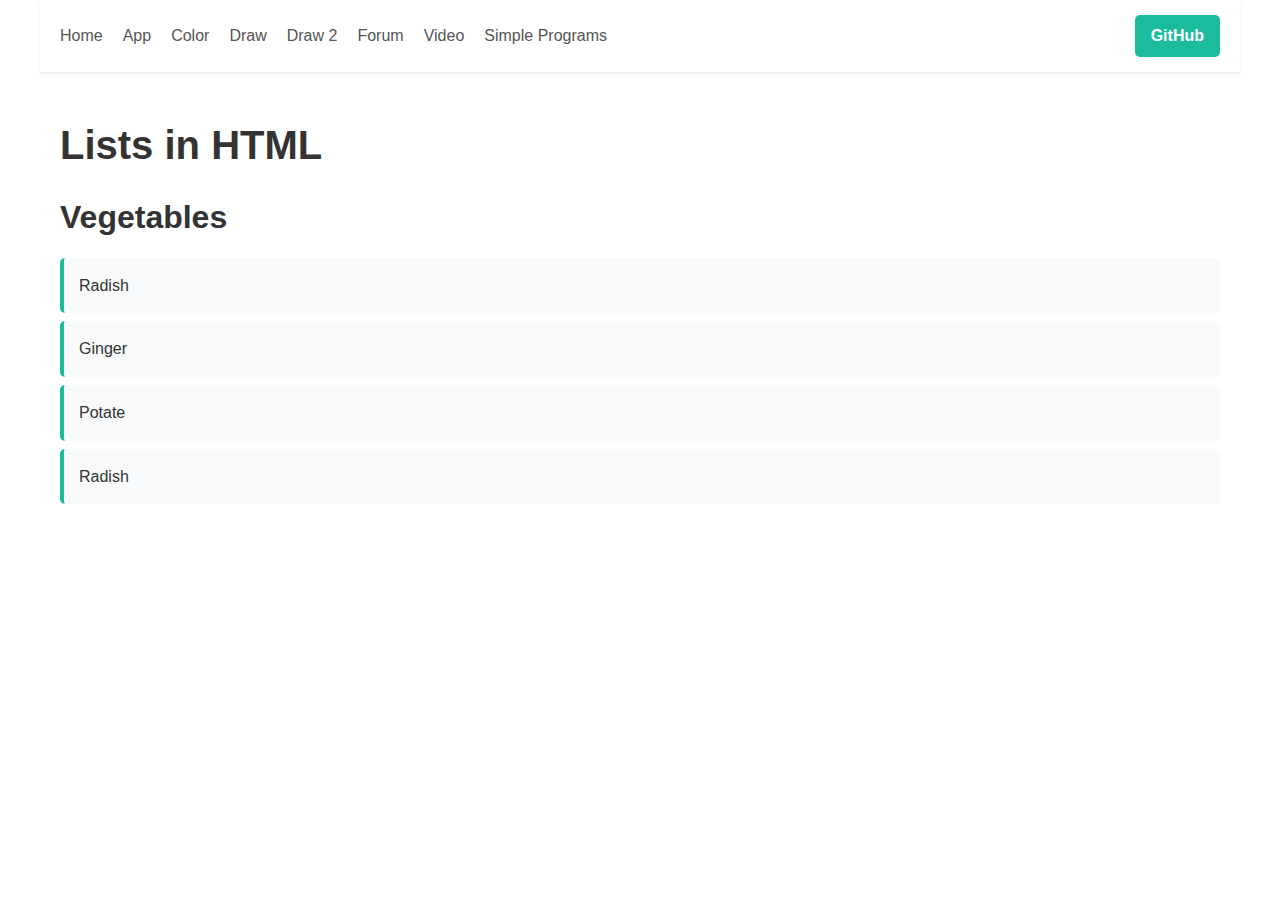
<file: app.html>
<!DOCTYPE html>
<html lang="en">
  <head>
    <meta charset="UTF-8" />
    <meta name="viewport" content="width=device-width, initial-scale=1.0" />
    <title>App</title>
    <link rel="stylesheet" href="styles.css" />
  </head>

  <body>
    <t-header></t-header>
    <main>
      <h1>Lists in HTML</h1>
      <h2>Vegetables</h2>
      <ul type="none">
        <li>Radish</li>
        <li>Ginger</li>
        <li>Potate</li>
        <li>Radish</li>
      </ul>
    </main>

    <script src="script.js"></script>
  </body>
</html>
</file>
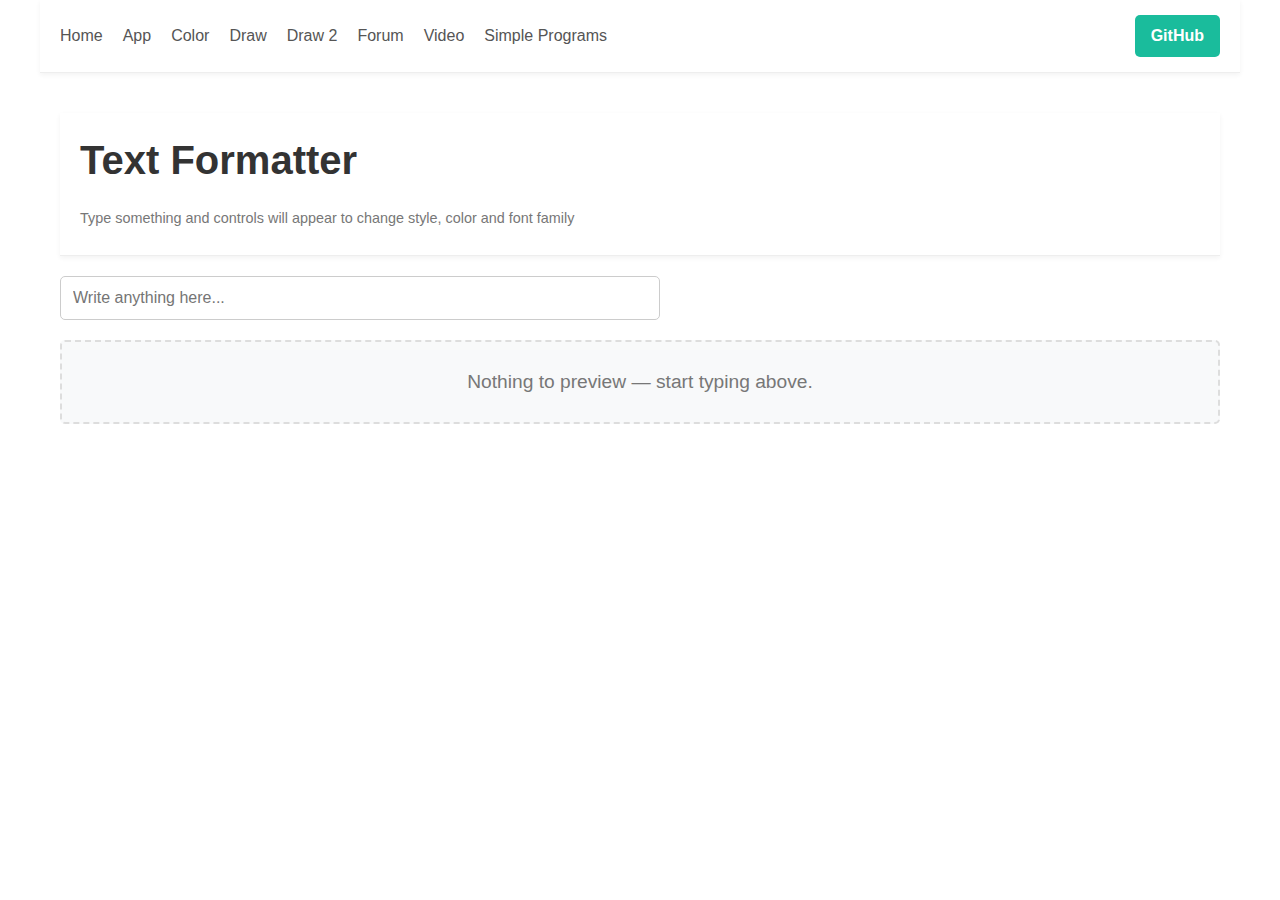
<file: color.html>
<!DOCTYPE html>
<html lang="en">
  <head>
    <meta charset="utf-8" />
    <meta name="viewport" content="width=device-width,initial-scale=1" />
    <title>Interactive Text Formatter</title>
    <link rel="stylesheet" href="styles.css" />
  </head>
  <body>
    <t-header></t-header>
    <main>
      <header>
        <h1>Text Formatter</h1>
        <p class="small">
          Type something and controls will appear to change style, color and
          font family
        </p>
      </header>

      <form id="f" onsubmit="return false()" aria-label="Text input form">
        <label for="x" class="hidden">Enter text</label>
        <input
          id="x"
          name="txt"
          type="text"
          placeholder="Write anything here..."
          aria-label="Text input"
        />
      </form>

      <div id="pv" class="preview" aria-live="polite" role="status">
        Nothing to preview — start typing above.
      </div>

      <div id="c" class="controls hidden" aria-hidden="true">
        <button id="b1" class="btn" type="button" aria-pressed="false">
          Style: normal
        </button>
        <button id="b2" class="btn" type="button" aria-pressed="false">
          Color: #e6eef8
        </button>
        <button id="b3" class="btn" type="button" aria-pressed="false">
          Font: Inter
        </button>
      </div>
    </main>

    <script src="script.js"></script>
  </body>
</html>
</file>
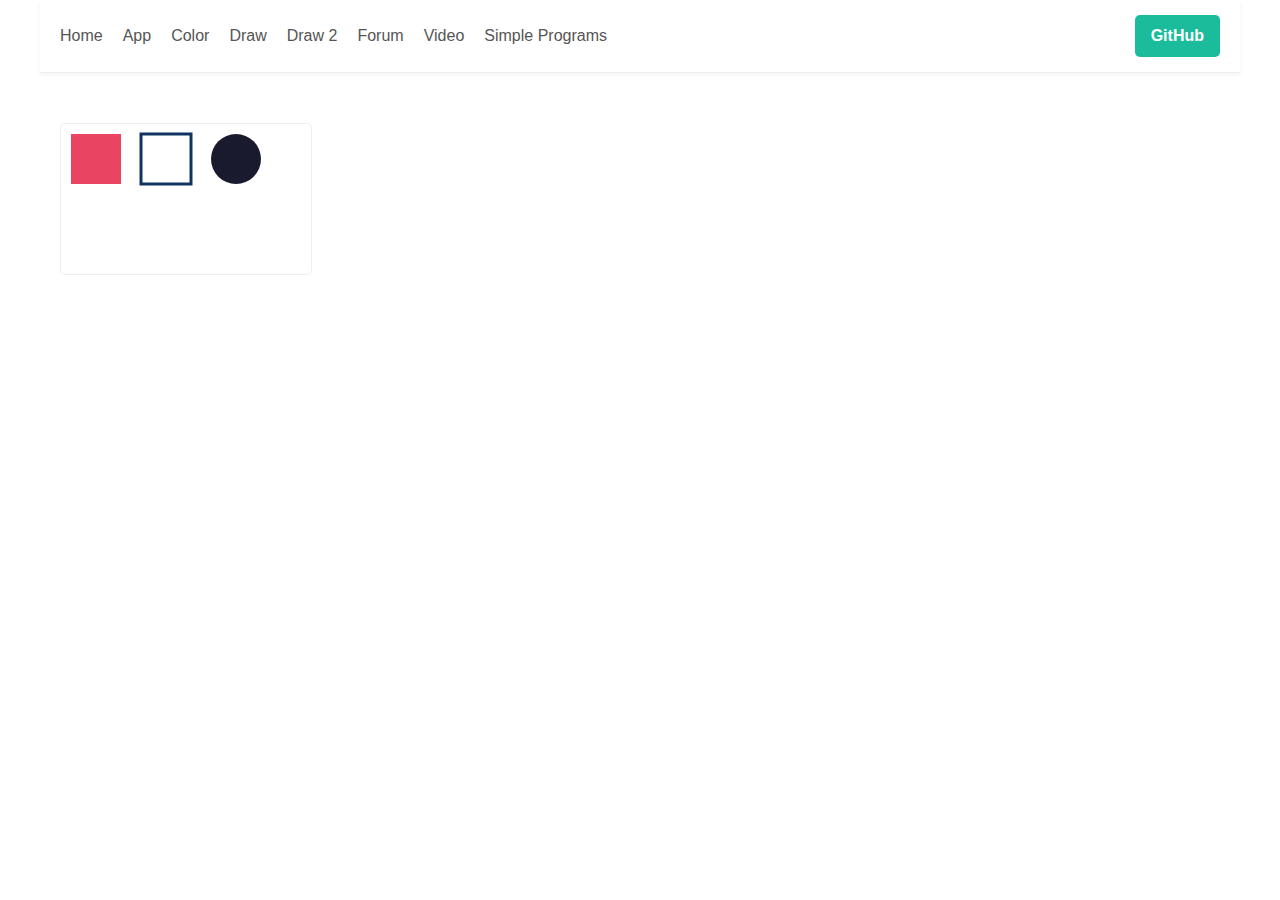
<file: draw.html>
<!DOCTYPE html>
<html lang="en">
  <head>
    <meta charset="UTF-8" />
    <meta name="viewport" content="width=device-width, initial-scale=1.0" />
    <title>Canvas</title>
    <link rel="stylesheet" href="styles.css" />
  </head>
  <body>
    <t-header></t-header>
    <main>
      <canvas id="canvas" width="250" height="150"> </canvas>
    </main>
    <script src="script.js"></script>
  </body>
</html>
</file>
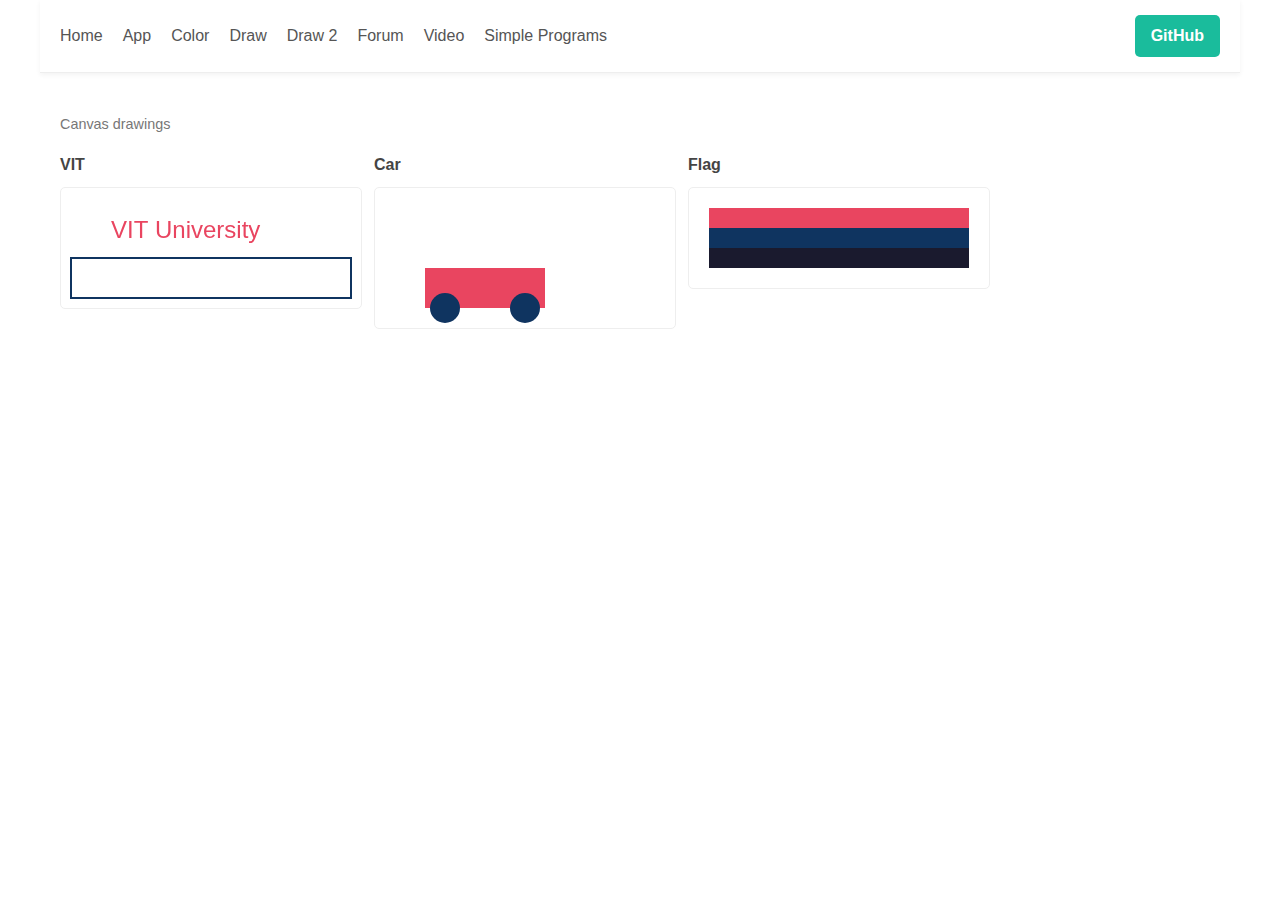
<file: draw2.html>
<!DOCTYPE html>
<html lang="en">
  <head>
    <meta charset="UTF-8" />
    <meta name="viewport" content="width=device-width, initial-scale=1.0" />
    <title>Canvas</title>
    <link rel="stylesheet" href="styles.css" />
  </head>
  <body>
    <t-header></t-header>
    <main>
      <p class="small">Canvas drawings</p>
      <section
        style="margin-top: 16px; display: flex; gap: 12px; flex-wrap: wrap"
      >
        <div>
          <label for="VIT">VIT</label>
          <canvas id="canvasVIT" width="300" height="120"></canvas>
        </div>
        <div>
          <label for="Car">Car</label>
          <canvas id="canvasCar" width="300" height="140"></canvas>
        </div>
        <div>
          <label for="Flag">Flag</label>
          <canvas id="canvasFlag" width="300" height="100"></canvas>
        </div>
      </section>
    </main>
    <script src="script.js"></script>
  </body>
</html>
</file>
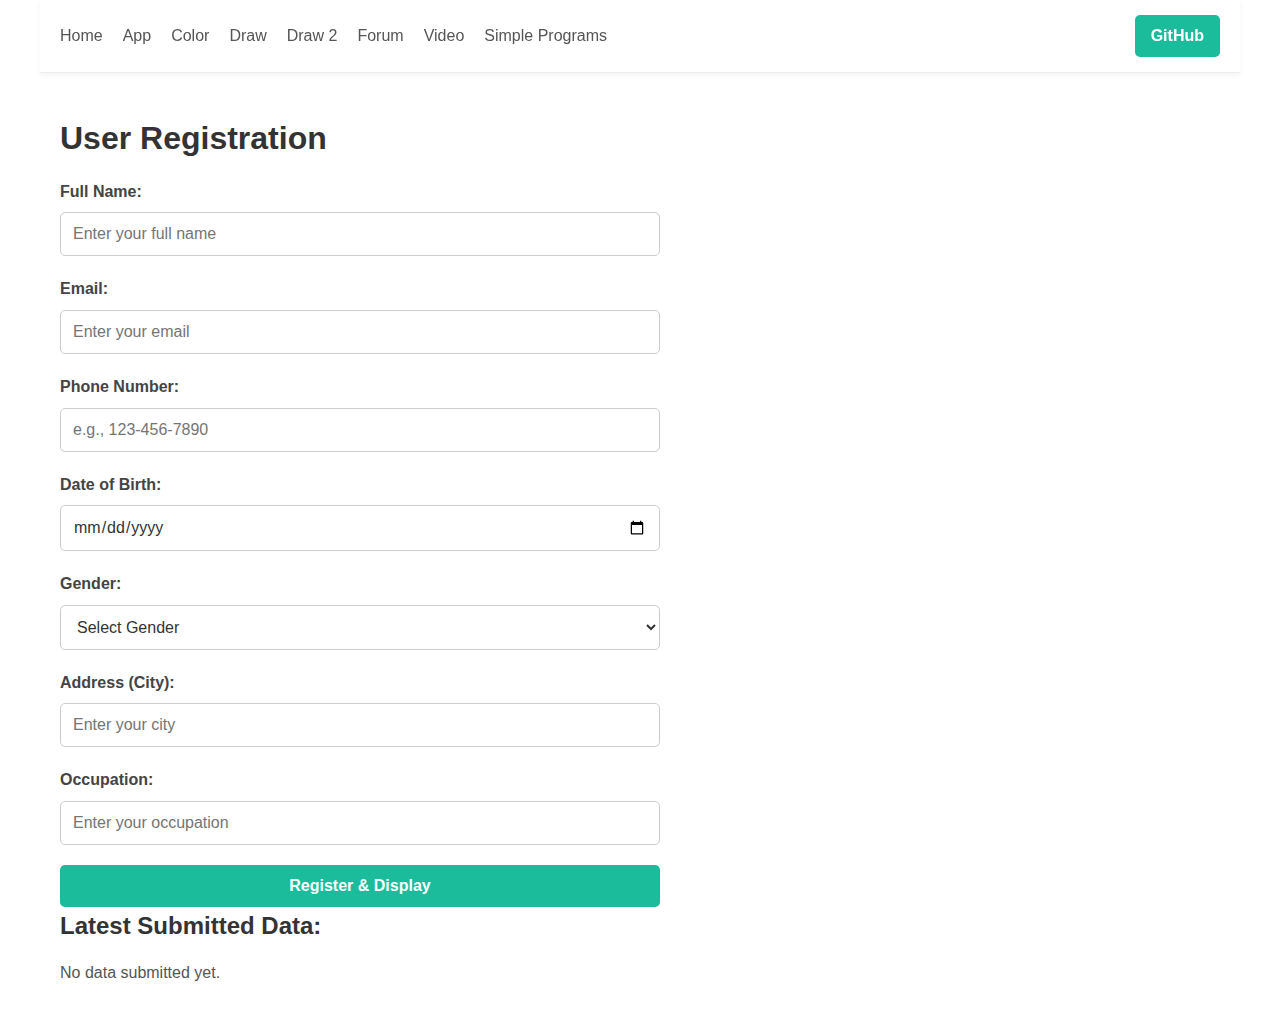
<file: forum.html>
<!DOCTYPE html>
<html lang="en">
  <head>
    <meta charset="UTF-8" />
    <meta name="viewport" content="width=device-width, initial-scale=1.0" />
    <title>Registration Form</title>
    <link rel="stylesheet" href="styles.css" />
  </head>
  <body>
    <t-header></t-header>
    <main>
      <h2>User Registration</h2>
      <form
        id="registrationForm"
        onsubmit="event.preventDefault(); displayLatestData();"
        aria-label="User registration form"
      >
        <div>
          <label for="fullName">Full Name:</label>
          <input
            id="fullName"
            name="fullName"
            type="text"
            placeholder="Enter your full name"
          />
        </div>
        <div>
          <label for="email">Email:</label>
          <input
            id="email"
            name="email"
            type="email"
            placeholder="Enter your email"
          />
        </div>
        <div>
          <label for="phone">Phone Number:</label>
          <input
            id="phone"
            name="phone"
            type="tel"
            placeholder="e.g., 123-456-7890"
          />
        </div>
        <div>
          <label for="dob">Date of Birth:</label>
          <input id="dob" name="dob" type="date" />
        </div>
        <div>
          <label for="gender">Gender:</label>
          <select id="gender" name="gender">
            <option value="">Select Gender</option>
            <option value="Male">Male</option>
            <option value="Female">Female</option>
            <option value="Other">Other</option>
          </select>
        </div>
        <div>
          <label for="address">Address (City):</label>
          <input
            id="address"
            name="address"
            type="text"
            placeholder="Enter your city"
          />
        </div>
        <div>
          <label for="occupation">Occupation:</label>
          <input
            id="occupation"
            name="occupation"
            type="text"
            placeholder="Enter your occupation"
          />
        </div>
        <button type="submit">Register & Display</button>
      </form>

      <h3>Latest Submitted Data:</h3>
      <p id="display-data" aria-live="polite">No data submitted yet.</p>
    </main>
    <script src="script.js"></script>
  </body>
</html>
</file>
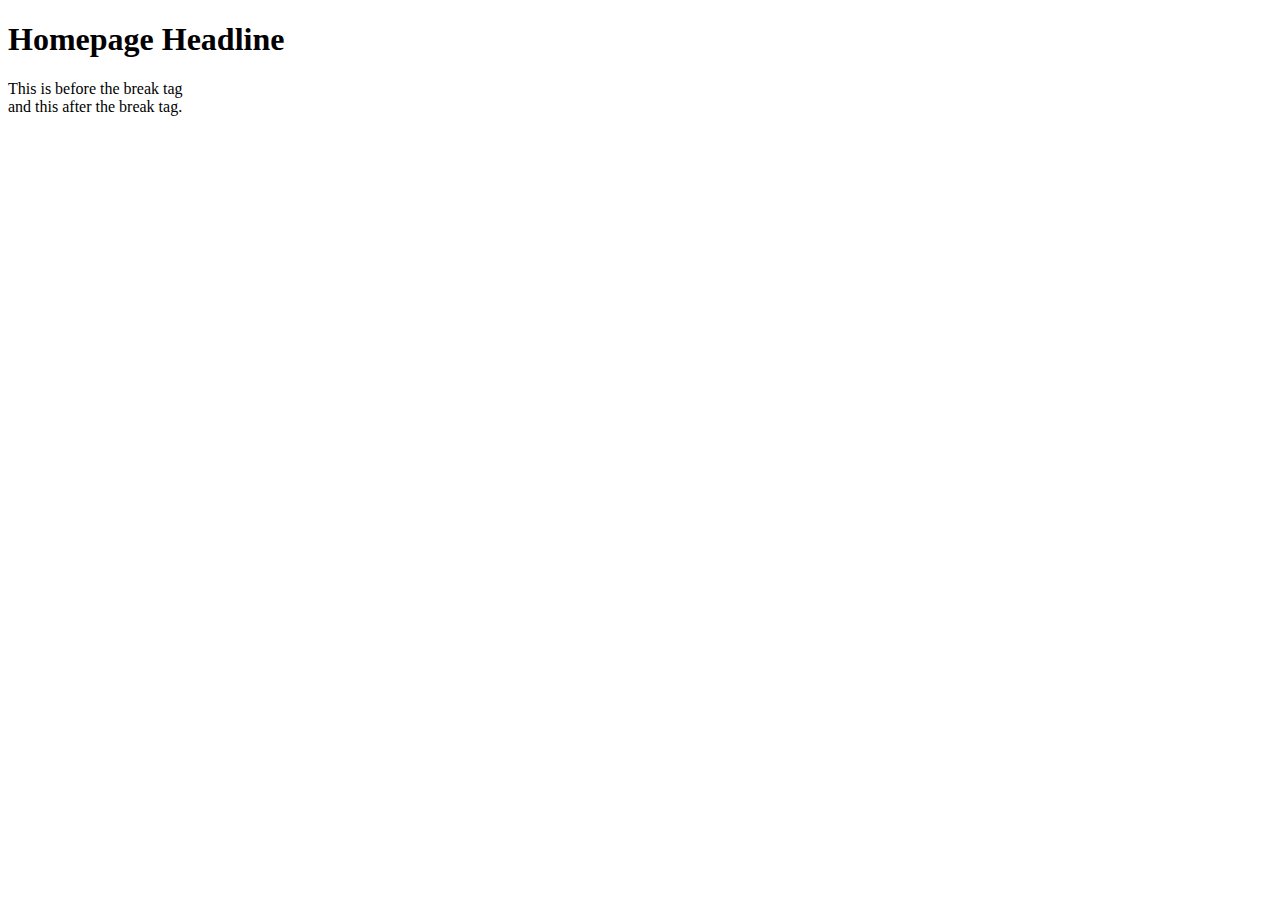
<file: program1.html>
<!DOCTYPE html>
<html>
  <head>
    <title>Page Title</title>
  </head>

  <body>
    <t-header></t-header>
    <h1>Homepage Headline</h1>
    <p>
      This is before the break tag<br />
      and this after the break tag.
    </p>
  </body>
</html>
</file>
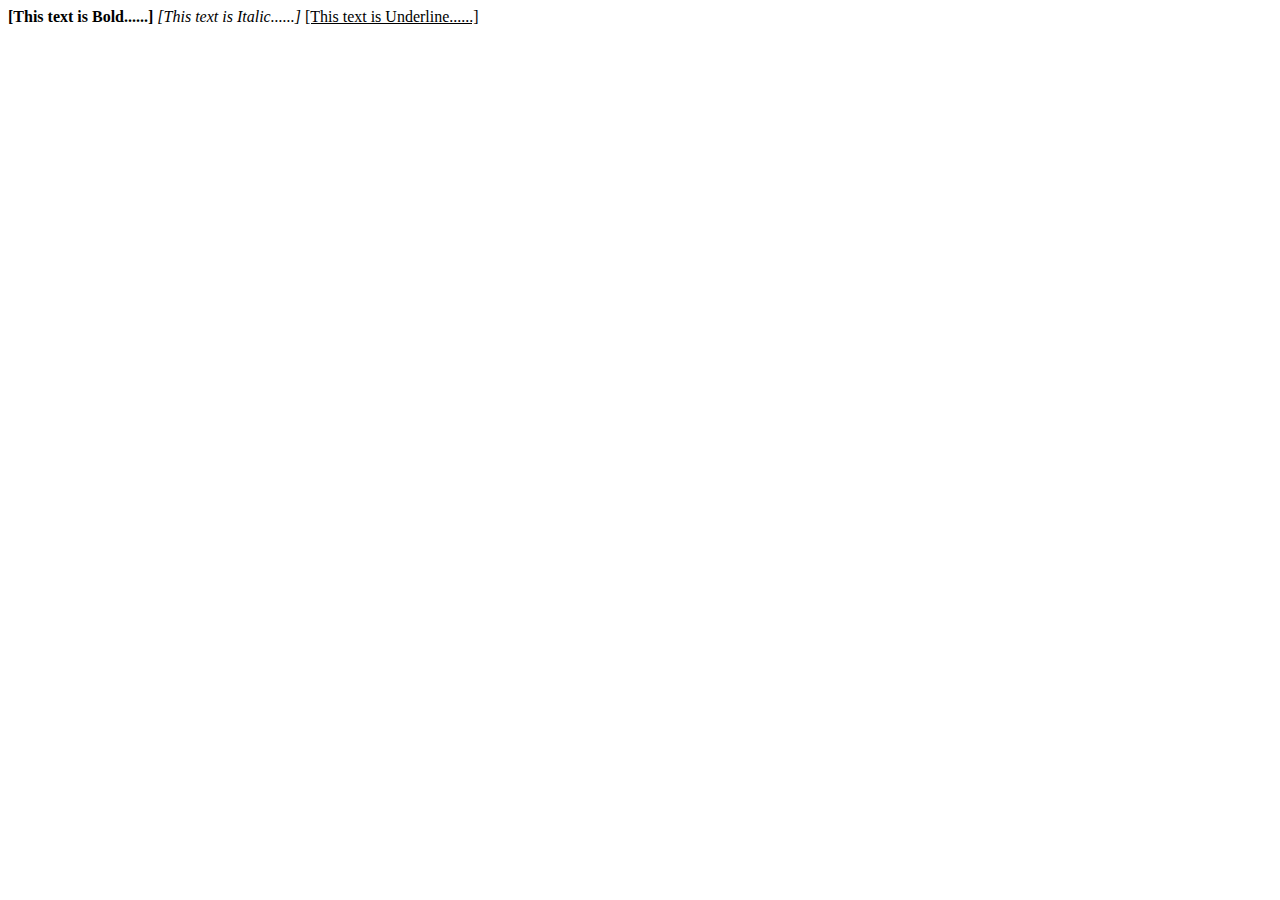
<file: program2.html>
<html>
  <head>
    <title>Example of make a text B,I,U</title>
  </head>
  <body>
    <t-header></t-header>
    <b> [This text is Bold......] </b>
    <i> [This text is Italic......] </i>
    <u> [This text is Underline......] </u>
  </body>
</html>
</file>
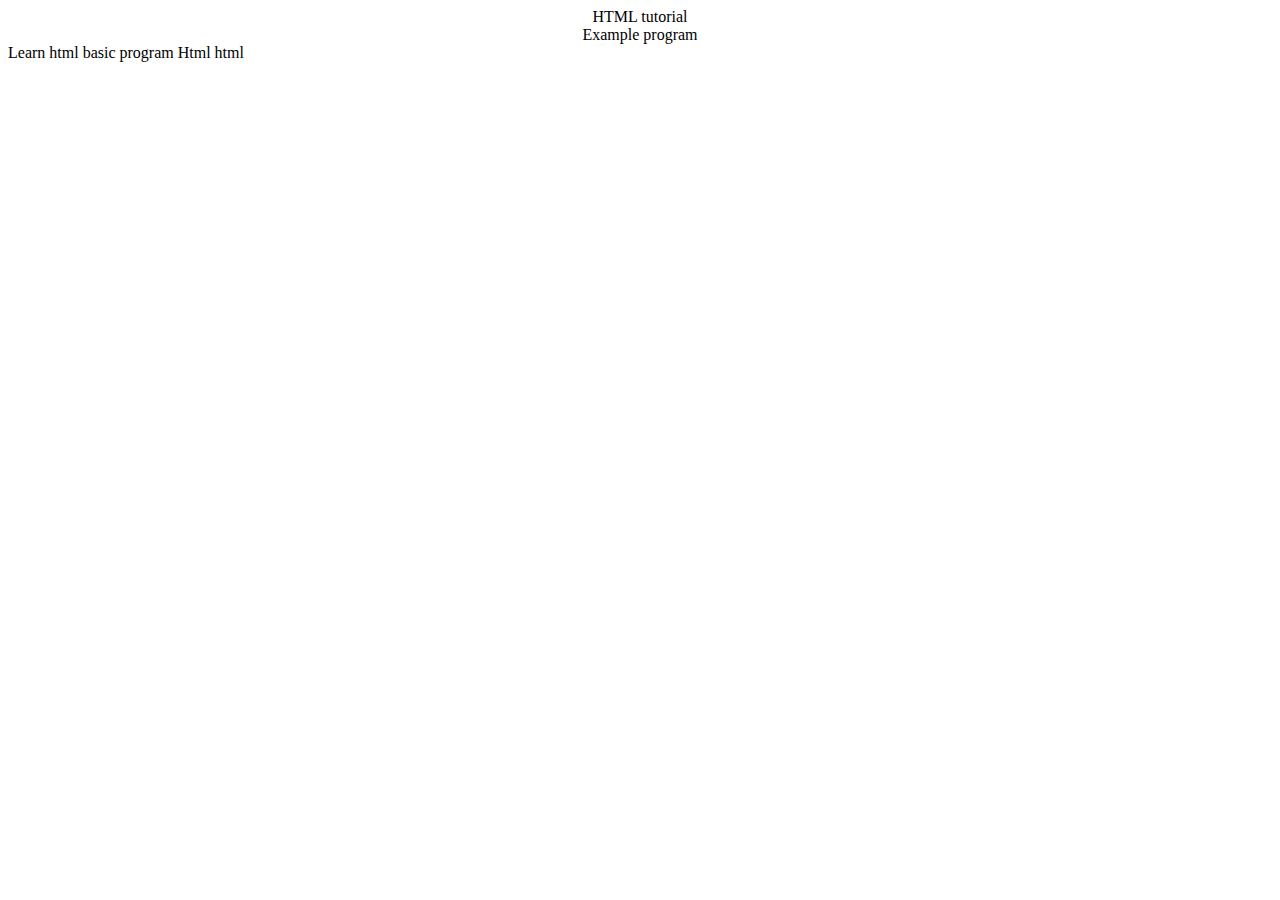
<file: program3.html>
<html>
  <head>
    <title>Example of center and BR tag</title>
  </head>
  <body>
    <t-header></t-header>
    <!-- In this example we use the center tag which specify the content at centre of the 
webpage.-->
    <center>
      HTML tutorial <br />
      <!-- The BR tag is used to break a line. -->
      Example program <br />
    </center>
    Learn html basic program
    <!-- Here BR tag is not used, so the next statement is in 
continuous with one space after this statement. -->
    Html html <br />
  </body>
</html>
</file>
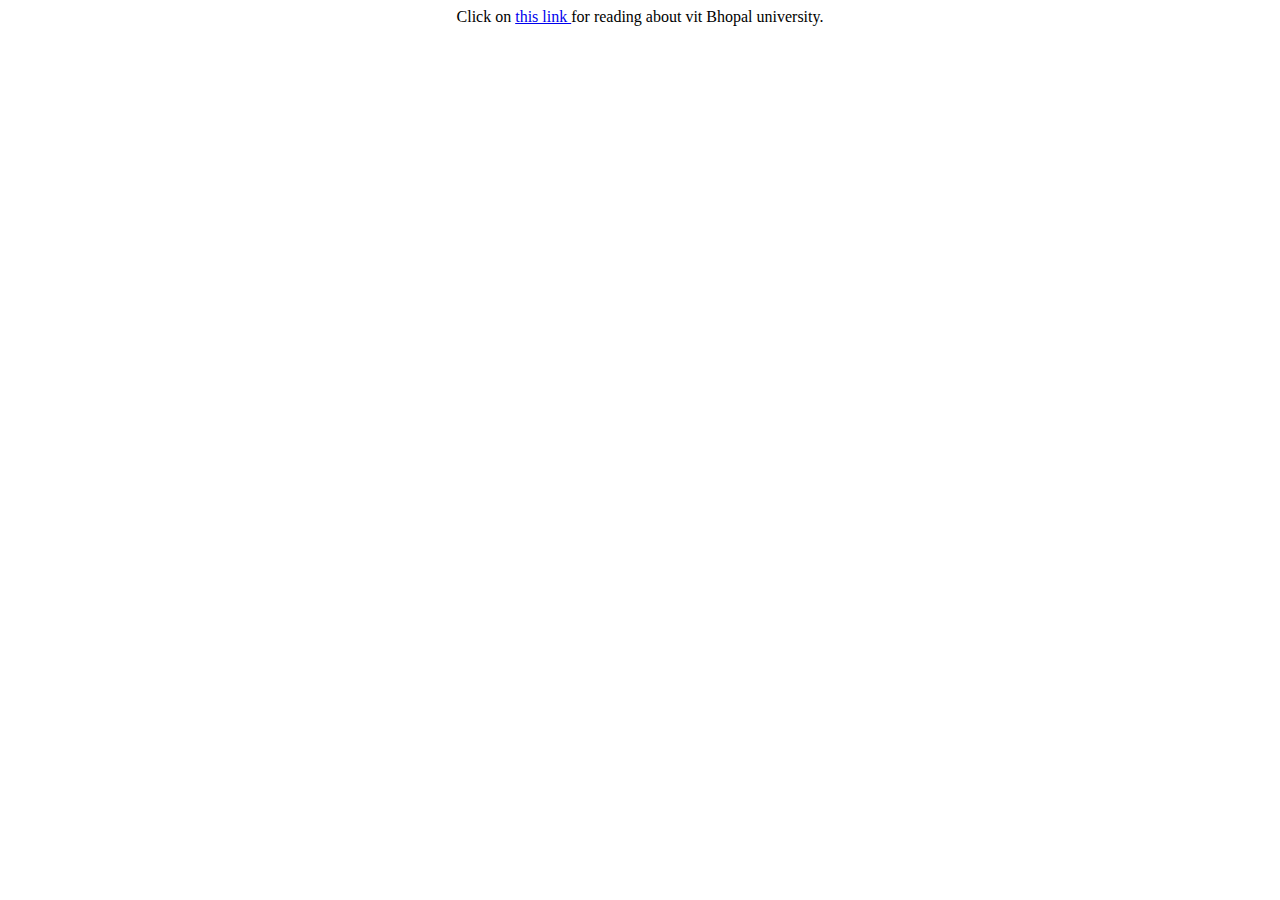
<file: program4.html>
<html>
  <head>
    <title>Example of anchor or hyperlink</title>
  </head>
  <body>
    <t-header></t-header>
    <!-- In this example we use the anchor tag for linking one page to another by using the 
href attribute     
which specify the url of the second page which you want to link.-->
    <center>
      Click on
      <a href="https://vitbhopal.ac.in/"> this link </a> for reading about vit
      Bhopal university.
    </center>
  </body>
</html>
</file>
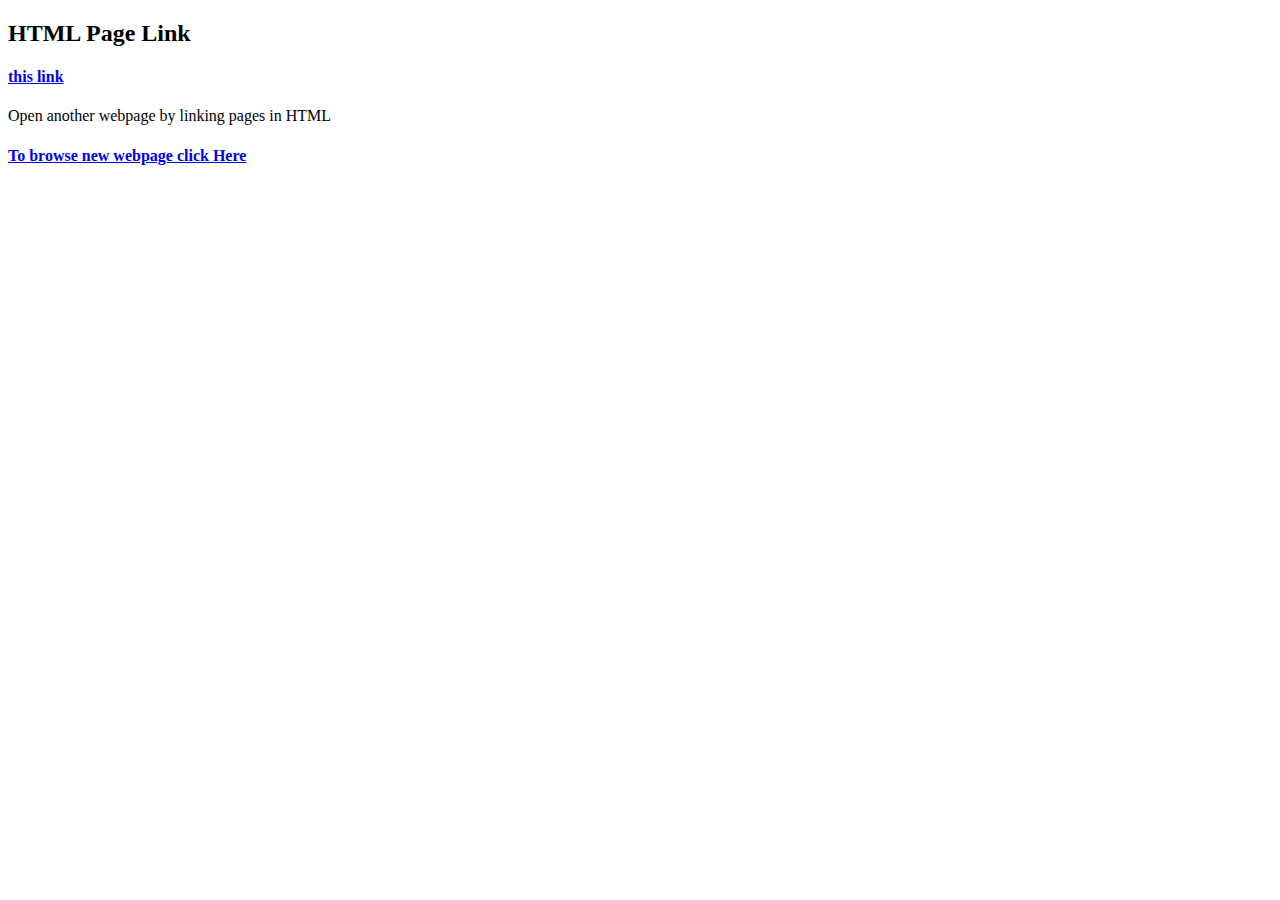
<file: program5.html>
<!DOCTYPE html>
<html>
  <head>
    <title>Linking Pages in HTML</title>
  </head>
  <body>
    <t-header></t-header>
    <h2>HTML Page Link</h2>
    <h4><a href="https://www.vitbhopal.ac.in"> this link </a></h4>
    <p>Open another webpage by linking pages in HTML</p>
    <h4>
      <a href="E:/html%20example/first.html"
        >To browse new webpage click Here</a
      >
    </h4>
  </body>
</html>
</file>
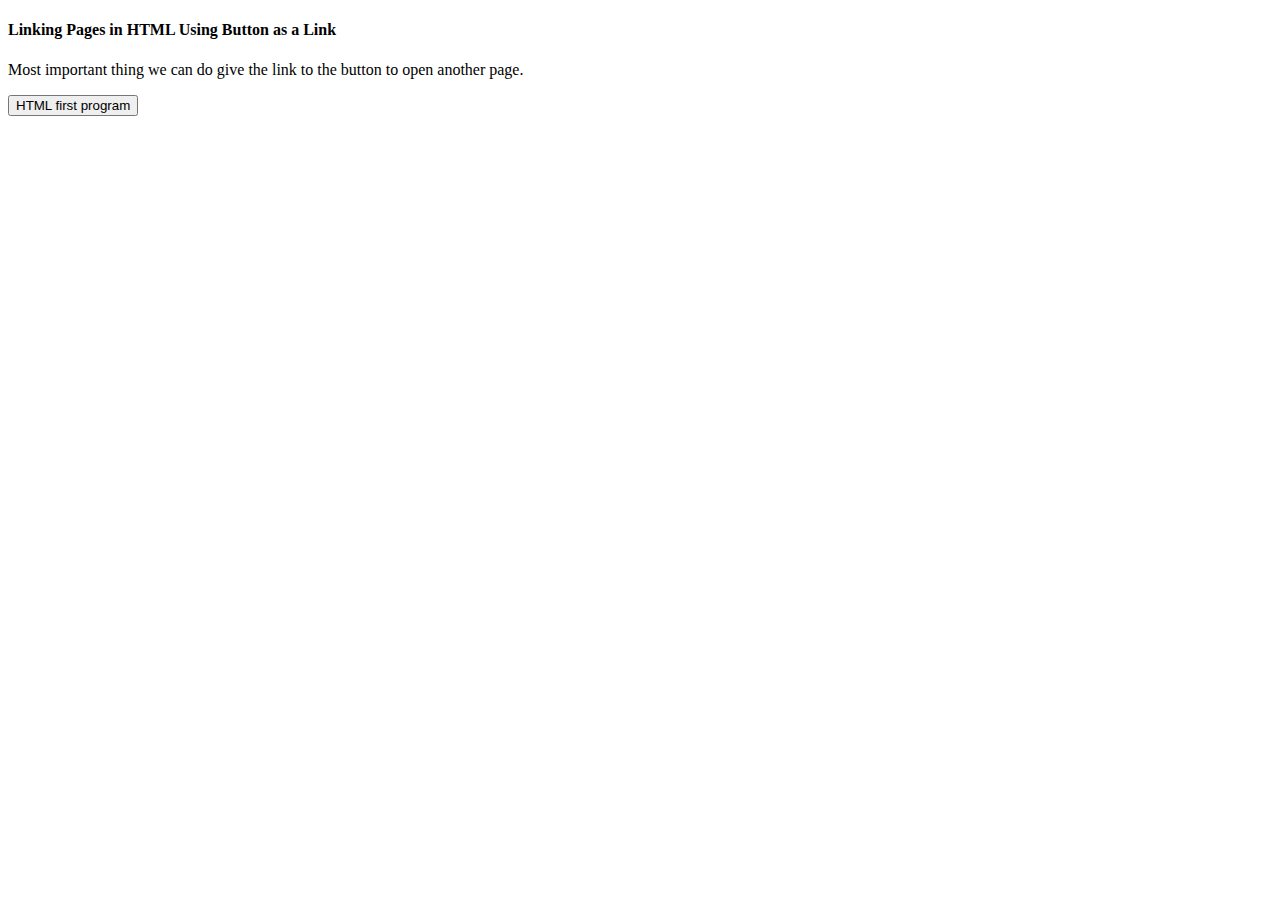
<file: program7.html>
<!DOCTYPE html>
<html>
  <body>
    <t-header></t-header>
    <h4>Linking Pages in HTML Using Button as a Link</h4>
    <p>
      Most important thing we can do give the link to the button to open another
      page.
    </p>
    <button onclick="document.location='first.html'">HTML first program</button>
  </body>
</html>
</file>
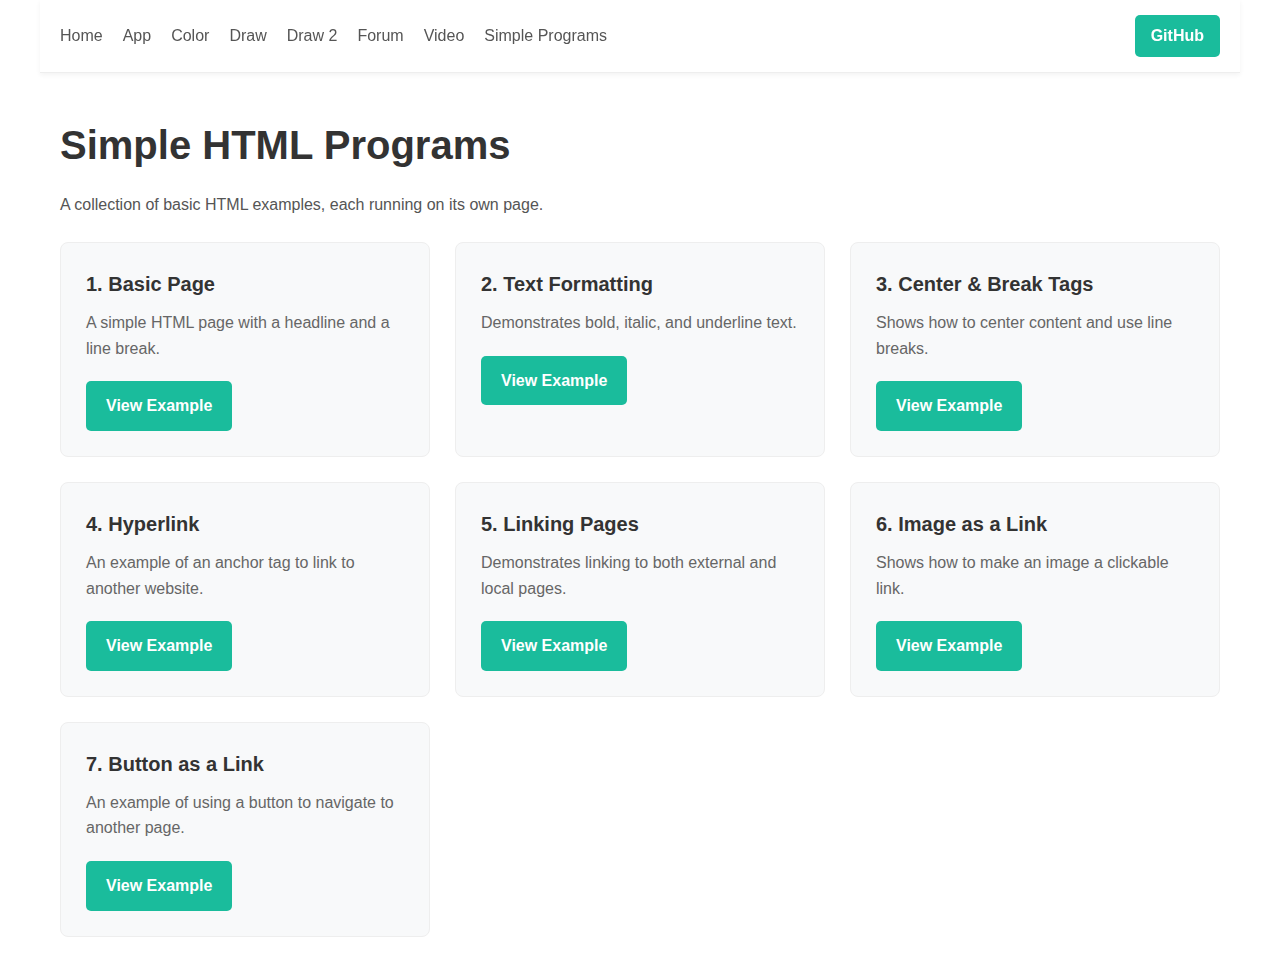
<file: simple-programs.html>
<!DOCTYPE html>
<html lang="en">
  <head>
    <meta charset="UTF-8" />
    <meta name="viewport" content="width=device-width, initial-scale=1.0" />
    <title>Simple Programs</title>
    <link rel="stylesheet" href="styles.css" />
  </head>
  <body>
    <t-header></t-header>
    <main>
      <h1>Simple HTML Programs</h1>
      <p>A collection of basic HTML examples, each running on its own page.</p>

      <section class="projects">
        <div class="project-card">
          <h3>1. Basic Page</h3>
          <p>A simple HTML page with a headline and a line break.</p>
          <a href="program1.html" class="btn">View Example</a>
        </div>

        <div class="project-card">
          <h3>2. Text Formatting</h3>
          <p>Demonstrates bold, italic, and underline text.</p>
          <a href="program2.html" class="btn">View Example</a>
        </div>

        <div class="project-card">
          <h3>3. Center & Break Tags</h3>
          <p>Shows how to center content and use line breaks.</p>
          <a href="program3.html" class="btn">View Example</a>
        </div>

        <div class="project-card">
          <h3>4. Hyperlink</h3>
          <p>An example of an anchor tag to link to another website.</p>
          <a href="program4.html" class="btn">View Example</a>
        </div>

        <div class="project-card">
          <h3>5. Linking Pages</h3>
          <p>Demonstrates linking to both external and local pages.</p>
          <a href="program5.html" class="btn">View Example</a>
        </div>

        <div class="project-card">
          <h3>6. Image as a Link</h3>
          <p>Shows how to make an image a clickable link.</p>
          <a href="program6.html" class="btn">View Example</a>
        </div>

        <div class="project-card">
          <h3>7. Button as a Link</h3>
          <p>An example of using a button to navigate to another page.</p>
          <a href="program7.html" class="btn">View Example</a>
        </div>
      </section>
    </main>
    <script src="script.js"></script>
  </body>
</html>
</file>
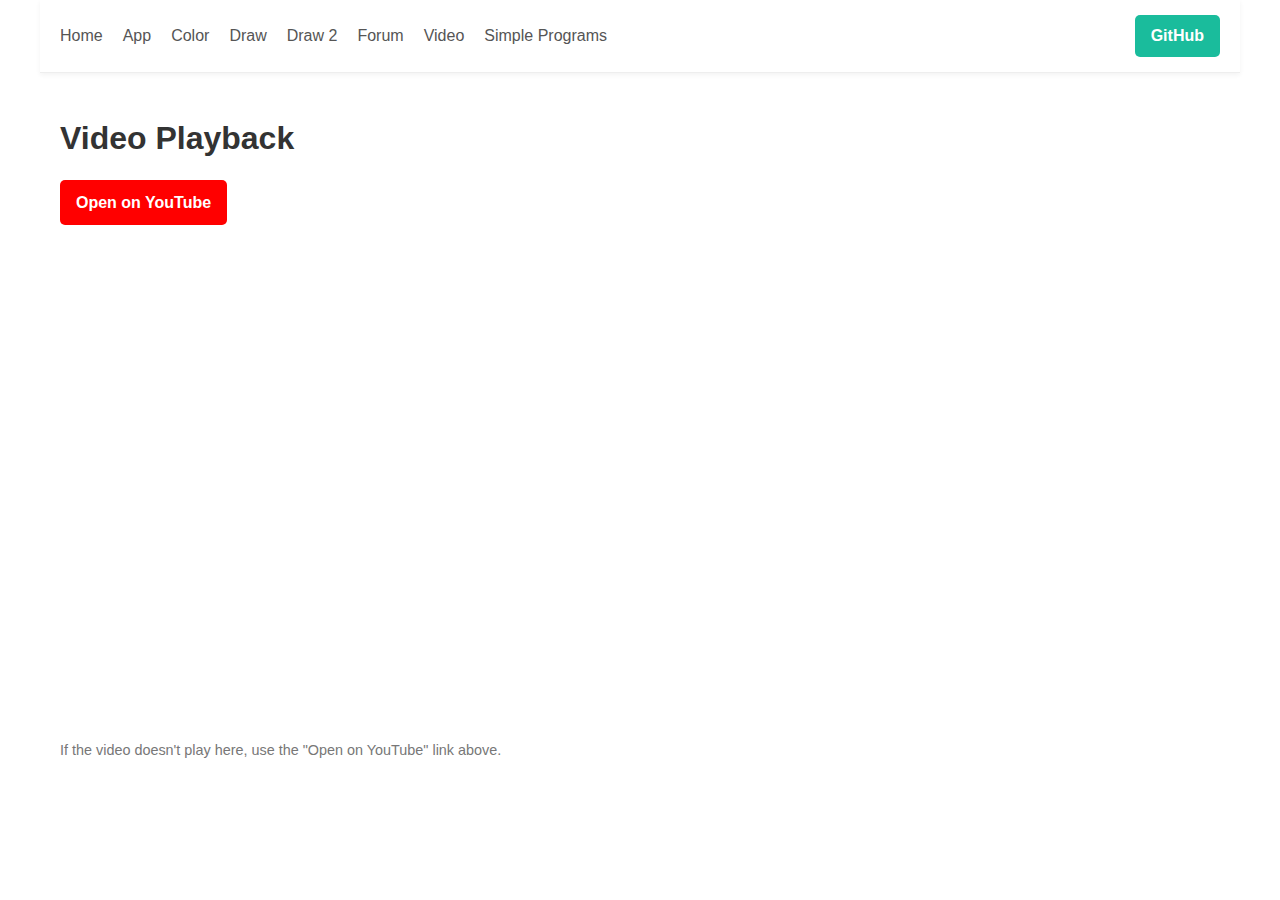
<file: video.html>
<!DOCTYPE html>
<html lang="en">
  <head>
    <meta charset="UTF-8" />
    <meta name="viewport" content="width=device-width, initial-scale=1.0" />
    <title>Canvas</title>
    <link rel="stylesheet" href="styles.css" />
  </head>
  <body>
    <t-header></t-header>
    <main>
      <h2>Video Playback</h2>
      <section
        style="
          margin-top: 16px;
          display: flex;
          flex-direction: column;
          gap: 12px;
          align-items: flex-start;
        "
      >
        <a
          href="https://youtu.be/-uyI0TjhXdk?si=Nam6B96kbCWAFe9X"
          target="_blank"
          rel="noopener noreferrer"
          class="youtube-link"
          >Open on YouTube</a
        >

        <div class="video-container">
          <iframe
            src="https://www.youtube.com/embed/-uyI0TjhXdk?si=B67-h5zA_BDGKShw"
            title="YouTube video player"
            frameborder="0"
            allow="accelerometer; autoplay; clipboard-write; encrypted-media; gyroscope; picture-in-picture; web-share"
            referrerpolicy="strict-origin-when-cross-origin"
            allowfullscreen
          ></iframe>
        </div>

        <p class="small" style="width: 100%; margin-top: 8px">
          If the video doesn't play here, use the "Open on YouTube" link above.
        </p>
      </section>
    </main>
    <script src="script.js"></script>
  </body>
</html>
</file>
<file: styles.css>
/* Reset */
* {
  margin: 0;
  padding: 0;
  box-sizing: border-box;
}

/* Base */
body {
  font-family: -apple-system, BlinkMacSystemFont, "Segoe UI", Roboto,
    "Helvetica Neue", Arial, sans-serif;
  background: #fff;
  color: #333;
  line-height: 1.6;
  max-width: 1200px;
  margin: 0 auto;
}

/* Header & Navigation */
header {
  background: #ffffff;
  padding: 15px 20px;
  border-bottom: 1px solid #eee;
  margin-bottom: 20px;
  position: sticky;
  top: 0;
  z-index: 1000;
  box-shadow: 0 2px 5px rgba(0, 0, 0, 0.05);
}

nav {
  display: flex;
  gap: 20px;
  align-items: center;
  flex-wrap: wrap;
}

nav a {
  color: #555;
  text-decoration: none;
  padding: 8px 0;
  font-weight: 500;
  position: relative;
  transition: color 0.2s;
}

nav a::after {
  content: "";
  position: absolute;
  bottom: -2px;
  left: 0;
  width: 0;
  height: 2px;
  background: #1abc9c;
  transition: width 0.3s;
}

nav a:hover,
nav a.active {
  color: #111;
}

nav a:hover::after,
nav a.active::after {
  width: 100%;
}

nav .btn {
  margin-left: auto;
  background: #1abc9c;
  color: white;
  font-weight: bold;
  border-radius: 5px;
  padding: 8px 16px;
}

nav .btn:hover {
  background: #16a085;
}

/* Main Content */
main {
  background: transparent;
  padding: 20px;
}

/* Typography */
h1,
h2,
h3 {
  color: #333;
  margin-bottom: 15px;
  font-weight: 600;
}

h1 {
  font-size: 2.5em;
}
h2 {
  font-size: 2em;
}
h3 {
  font-size: 1.5em;
}

p {
  margin-bottom: 10px;
  color: #555;
}

.small {
  font-size: 0.9em;
  color: #777;
}

/* Project Cards */
.projects {
  display: grid;
  grid-template-columns: repeat(auto-fit, minmax(280px, 1fr));
  gap: 25px;
  margin-top: 25px;
}

.project-card {
  background: #f8f9fa;
  border-radius: 8px;
  padding: 25px;
  border: 1px solid #eee;
  transition: transform 0.2s, box-shadow 0.2s;
}

.project-card:hover {
  transform: translateY(-5px);
  box-shadow: 0 4px 12px rgba(0, 0, 0, 0.05);
}

.project-card h3 {
  margin-bottom: 10px;
  font-size: 1.25em;
}

.project-card p {
  color: #666;
  margin-bottom: 20px;
}

/* Forms */
form {
  display: flex;
  flex-direction: column;
  gap: 20px;
  max-width: 600px;
}

form div {
  display: flex;
  flex-direction: column;
}

label {
  font-weight: 600;
  margin-bottom: 8px;
  color: #444;
}

input,
select {
  padding: 12px;
  border: 1px solid #ccc;
  border-radius: 5px;
  background: #fff;
  color: #333;
  font-family: inherit;
  font-size: 1rem;
  transition: border-color 0.2s, box-shadow 0.2s;
}

input:focus,
select:focus {
  outline: none;
  border-color: #1abc9c;
  box-shadow: 0 0 0 3px rgba(26, 188, 156, 0.2);
}

/* Buttons */
button,
.btn {
  background: #1abc9c;
  color: white;
  padding: 12px 20px;
  border: none;
  border-radius: 5px;
  cursor: pointer;
  text-decoration: none;
  display: inline-block;
  text-align: center;
  font-size: 1rem;
  font-weight: 600;
  transition: background 0.2s, transform 0.2s;
}

button:hover,
.btn:hover {
  background: #16a085;
  transform: translateY(-2px);
}

/* Lists */
ul {
  list-style: none;
}

ul li {
  background: #f8f9fa;
  padding: 15px;
  margin: 8px 0;
  border-radius: 5px;
  border-left: 4px solid #1abc9c;
}

/* Canvas */
canvas {
  border: 1px solid #eee;
  background: white;
  display: block;
  margin: 10px 0;
  border-radius: 5px;
}

/* Color Tool */
.preview {
  background: #f8f9fa;
  padding: 25px;
  border-radius: 5px;
  margin: 20px 0;
  min-height: 80px;
  display: flex;
  align-items: center;
  justify-content: center;
  border: 2px dashed #ddd;
  text-align: center;
  font-size: 1.2em;
  color: #777;
}

.controls {
  display: flex;
  gap: 15px;
  margin: 20px 0;
  flex-wrap: wrap;
}

/* Utilities */
.hidden {
  display: none;
}

/* Video Page Specific */
.video-container {
  width: 100%;
  max-width: 800px;
  aspect-ratio: 16 / 9;
  overflow: hidden;
  border-radius: 8px;
  margin: 16px 0;
}

.video-container iframe {
  width: 100%;
  height: 100%;
  border: 0;
}

.youtube-link {
  display: inline-block;
  padding: 10px 16px;
  background: #ff0000;
  color: #fff;
  text-decoration: none;
  border-radius: 5px;
  font-weight: 600;
  transition: background 0.2s;
}

.youtube-link:hover {
  background: #cc0000;
}

/* Code Examples */
.code-example {
  background: #f8f9fa;
  border: 1px solid #eee;
  border-radius: 8px;
  margin-bottom: 25px;
  padding: 25px;
}

.code-example h2 {
  margin-top: 0;
  margin-bottom: 15px;
  font-size: 1.4em;
  border-bottom: 1px solid #eee;
  padding-bottom: 10px;
}

pre {
  background: #2d2d2d;
  color: #f1f1f1;
  padding: 20px;
  border-radius: 5px;
  overflow-x: auto;
  white-space: pre-wrap;
  word-wrap: break-word;
}

code {
  font-family: "SFMono-Regular", Consolas, "Liberation Mono", Menlo, Courier,
    monospace;
  font-size: 0.95em;
}
</file>
